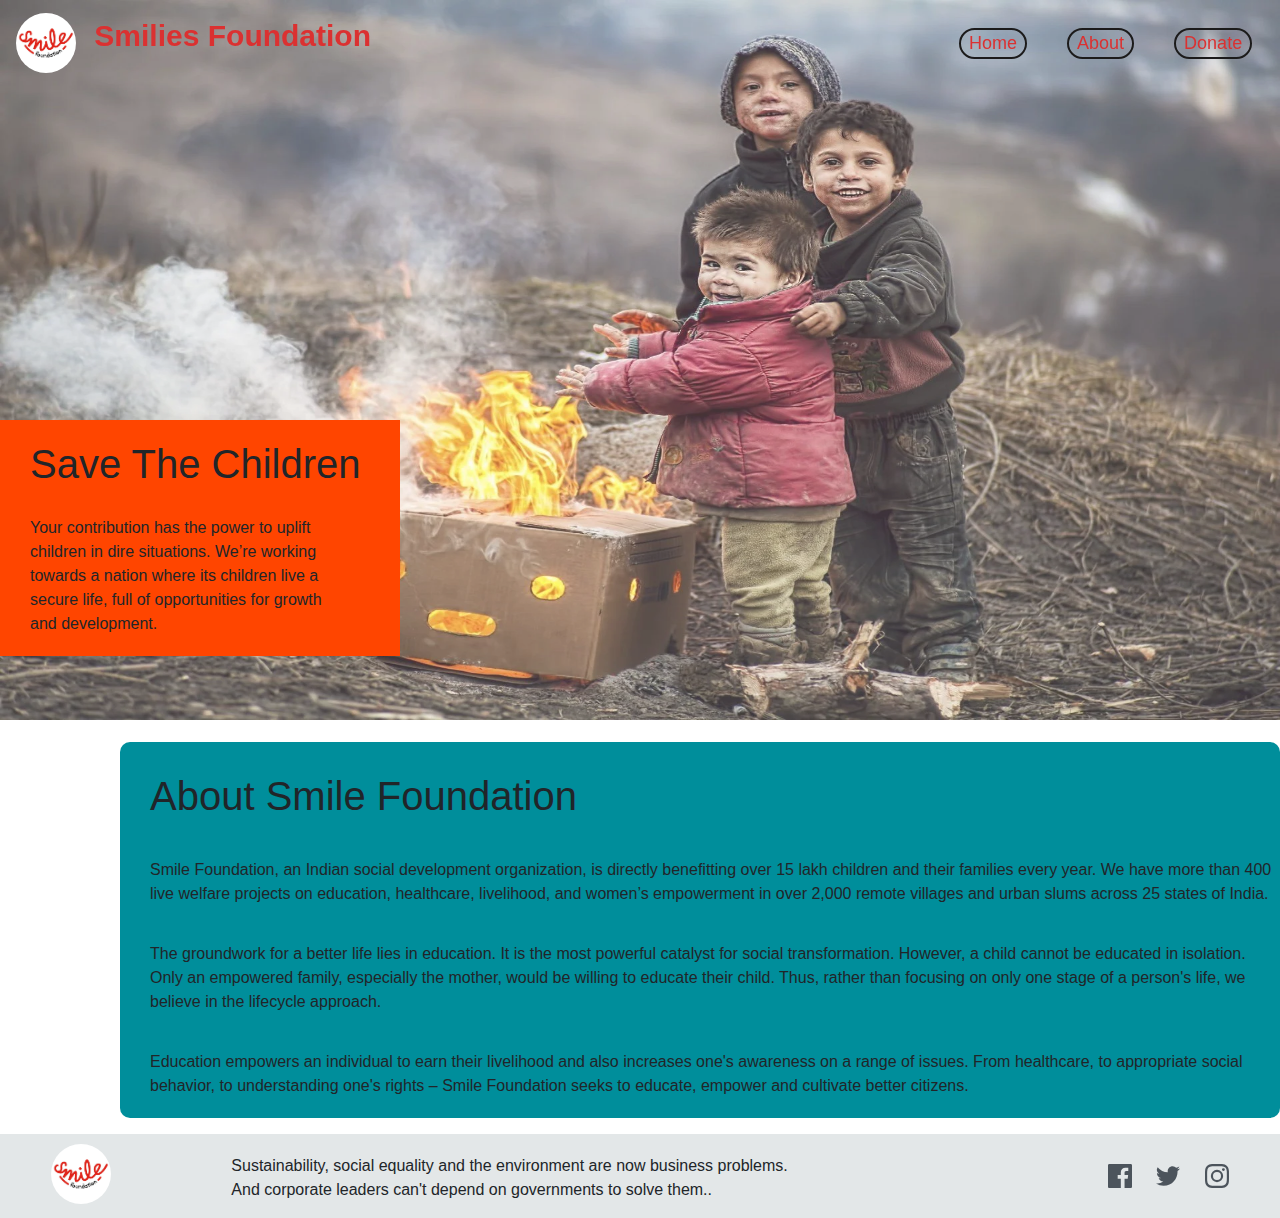
<file: index.html>
<!DOCTYPE html>
<html lang="en">

    <head>
    <meta charset="UTF-8">
    <meta http-equiv="X-UA-Compatible" content="IE=edge">
    <meta name="viewport" content="width=device-width, initial-scale=1.0">
    <title>HOME PAGE</title>
    <link rel="stylesheet" href="https://stackpath.bootstrapcdn.com/bootstrap/4.4.1/css/bootstrap.min.css"
        integrity="sha384-Vkoo8x4CGsO3+Hhxv8T/Q5PaXtkKtu6ug5TOeNV6gBiFeWPGFN9MuhOf23Q9Ifjh" crossorigin="anonymous">
    <link rel="stylesheet" href="style.css">
    </head>
    <body>
        <div class="section-1">
            <nav class="navbar navbar-expand-lg nav_css">
                <a class="navbar-brand" href="#">
                <img src="smile logo.jpg" width="60" height="60" class="d-inline-block align-top" alt="">
                <span class="change1">Smilies Foundation</span>
                </a>
                <button class="navbar-toggler" type="button" data-toggle="collapse" data-target="#navbarSupportedContent"
                aria-controls="navbarSupportedContent" aria-expanded="false" aria-label="Toggle navigation">
                <span class="navbar-toggler-icon hi"></span>
                </button>
                <div class="collapse navbar-collapse justify-content-center ok" id="navbarSupportedContent">
                <ul class="navbar-nav mr-auto">
                    <li class="nav-item active">
                    <a class="nav-link" href="index.html">Home <span class="sr-only">(current)</span></a>
                    </li>
                    <li class="nav-item">
                    <a class="nav-link" href="about.html">About</a>
                    </li>
                    <li class="nav-item">
                    <a class="nav-link" href="donate.html">Donate</a>
                    </li>
                    <li class="nav-item">
                    <a class="nav-link" href="gallery.html">Gallery</a>
                    </li>
                    <li class="nav-item">
                    <a class="nav-link" href="contact.html">Contact</a>
                    </li>
                </ul>
            
                </div>
            </nav>
            <div class="section_2">
                <img src="Main bg in home.jpg" alt="children img" id="mainbg">
                <div class="intro">
                    <h1>Save The Children</h1>
                    <p>Your contribution has the power to uplift children 
                        in dire situations. We’re working towards a nation 
                        where its children live a secure life, full of 
                        opportunities for growth and development.</p>
                </div>
            </div>
        </div>
        <div class="about">
            <h1>About Smile Foundation</h1>
            <p>Smile Foundation, an Indian social development organization, is directly benefitting over 15 lakh children and their families every year. We have more than 400 live welfare projects on education, healthcare, livelihood, and women’s empowerment in over 2,000 remote villages and urban slums across 25 states of India.</p>
            <p>The groundwork for a better life lies in education. It is the most powerful catalyst for social transformation. However, a child cannot be educated in isolation. Only an empowered family, especially the mother, would be willing to educate their child. Thus, rather than focusing on only one stage of a person's life, we believe in the lifecycle approach.</p>
            <p>Education empowers an individual to earn their livelihood and also increases one's awareness on a range of issues. From healthcare, to appropriate social behavior, to understanding one's rights – Smile Foundation seeks to educate, empower and cultivate better citizens.</p>
        </div>
        <footer>
            <img src="smile logo.jpg" width="60" height="60" class="d-inline-block align-top" alt="logo" id="lg">
            <p>Sustainability, social equality and the environment are now business problems. 
                <br>And corporate leaders can't depend on governments to solve them..</p>
            <div class="images">
                <a href="#"><img src="icon-facebook.svg" alt="facebook icon"></a>
                <a href="#"><img src="icon-twitter.svg" alt="twitter icon"></a>
                <a href="#"><img src="icon-instagram.svg" alt="insta icon"></a>
            </div>
          

    </body>
</html>
</file>
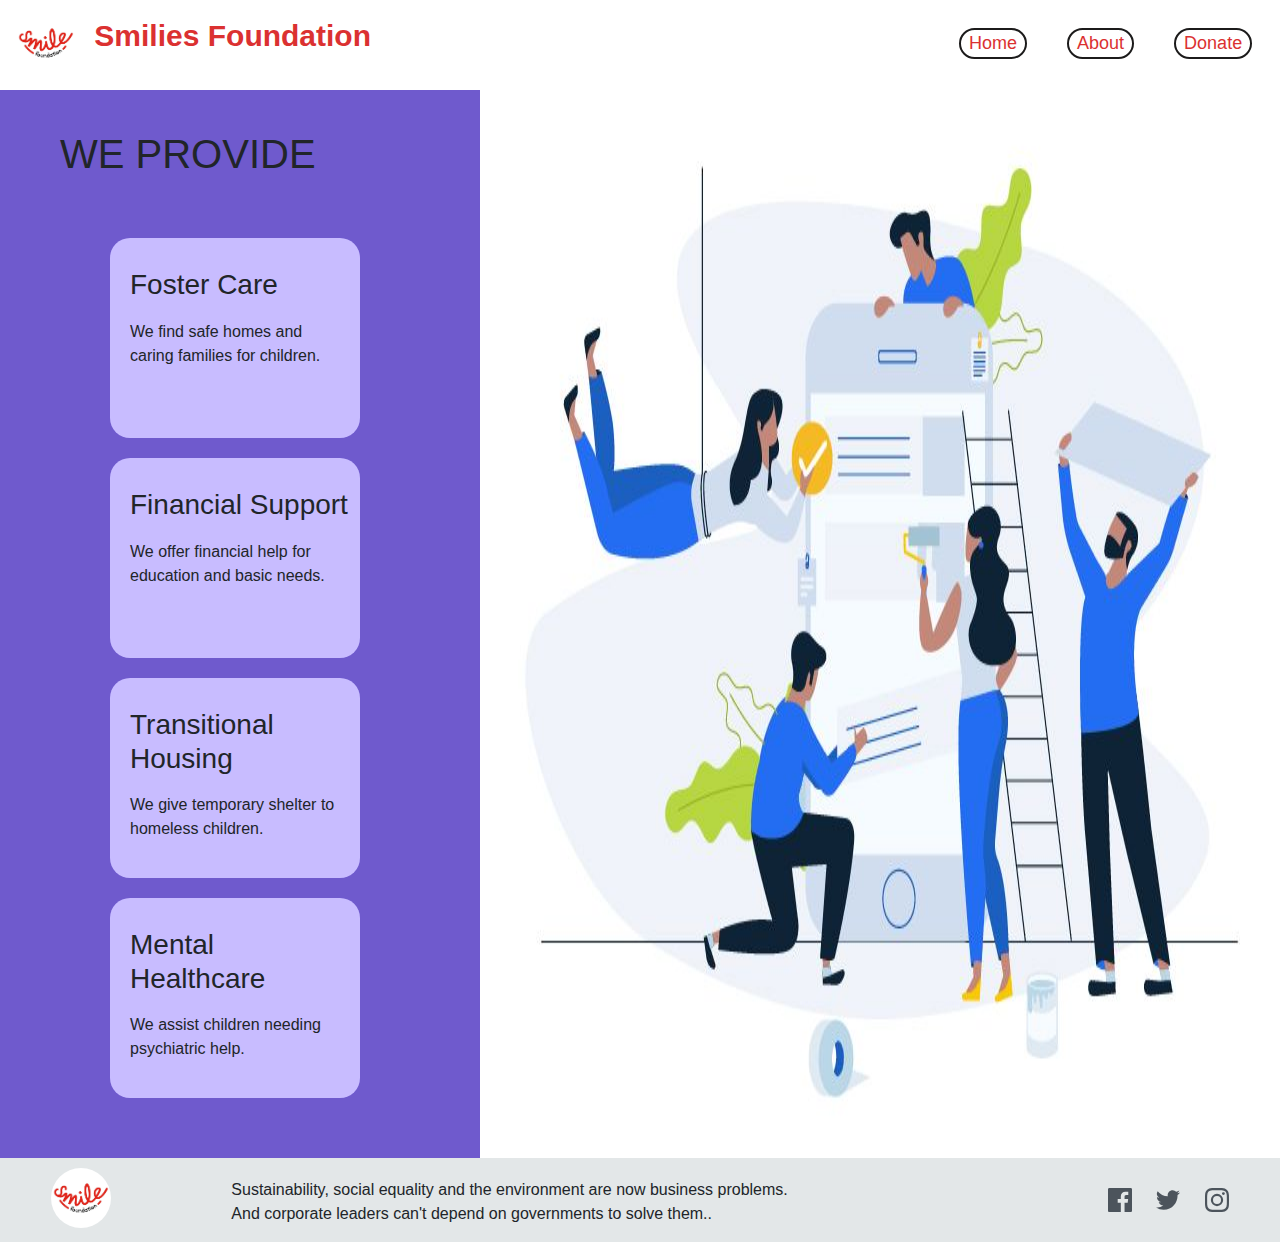
<file: about.html>
<!DOCTYPE html>
<html lang="en">

    <head>
    <meta charset="UTF-8">
    <meta http-equiv="X-UA-Compatible" content="IE=edge">
    <meta name="viewport" content="width=device-width, initial-scale=1.0">
    <title>ABOUT</title>
    <link rel="stylesheet" href="https://stackpath.bootstrapcdn.com/bootstrap/4.4.1/css/bootstrap.min.css"
    integrity="sha384-Vkoo8x4CGsO3+Hhxv8T/Q5PaXtkKtu6ug5TOeNV6gBiFeWPGFN9MuhOf23Q9Ifjh" crossorigin="anonymous">
    <link rel="stylesheet" href="style.css">
    <link rel="stylesheet" href="about.css">

    </head>
    <body>
        <nav class="navbar navbar-expand-lg nav_css">
            <a class="navbar-brand" href="#">
            <img src="smile logo.jpg" width="60" height="60" class="d-inline-block align-top" alt="">
            <span class="change1">Smilies Foundation</span>
            </a>
            <button class="navbar-toggler" type="button" data-toggle="collapse" data-target="#navbarSupportedContent"
            aria-controls="navbarSupportedContent" aria-expanded="false" aria-label="Toggle navigation">
            <span class="navbar-toggler-icon hi"></span>
            </button>
            <div class="collapse navbar-collapse justify-content-center ok" id="navbarSupportedContent">
            <ul class="navbar-nav mr-auto">
                <li class="nav-item active">
                    <a class="nav-link" href="index.html">Home <span class="sr-only">(current)</span></a>
                </li>
                <li class="nav-item">
                    <a class="nav-link" href="about.html">About</a>
                </li>
                <li class="nav-item">
                    <a class="nav-link" href="donate.html">Donate</a>
                </li>
                <li class="nav-item">
                    <a class="nav-link" href="gallery.html">Gallery</a>
                </li>
                <li class="nav-item">
                    <a class="nav-link" href="contact.html">Contact</a>
                </li>
            </ul>    
            </div>
        </nav>
        <div class="main-box">
            <div class="sections2">
                <h1>WE PROVIDE</h1>
                <div class="box-4">
                    <div class="box">
                        <h3>Foster Care</h3>
                        <p>We find safe homes and 
                            caring families for children.</p>
                    </div>
                    <div class="box">
                        <h3>Financial Support</h3>
                        <p>We offer financial help for 
                            education and basic needs.</p>
                    </div>
                    <div class="box">
                        <h3>Transitional Housing</h3>
                        <p>We give temporary shelter to 
                            homeless children.</p>
                    </div>
                    <div class="box">
                        <h3>Mental Healthcare</h3>
                        <p>We assist children needing 
                            psychiatric help.</p>
                    </div>
                </div>
            </div>
            <img src="About us img.jpg" alt="about" id="About-img">
        </div>
        <footer>
            <img src="smile logo.jpg" width="60" height="60" class="d-inline-block align-top" alt="logo" id="lg">
            <p>Sustainability, social equality and the environment are now business problems. 
                <br>And corporate leaders can't depend on governments to solve them..</p>
            <div class="images">
                <a href="#"><img src="icon-facebook.svg" alt="facebook icon"></a>
                <a href="#"><img src="icon-twitter.svg" alt="twitter icon"></a>
                <a href="#"><img src="icon-instagram.svg" alt="insta icon"></a>
            </div>
        </footer>
    </body>
</html>
</file>
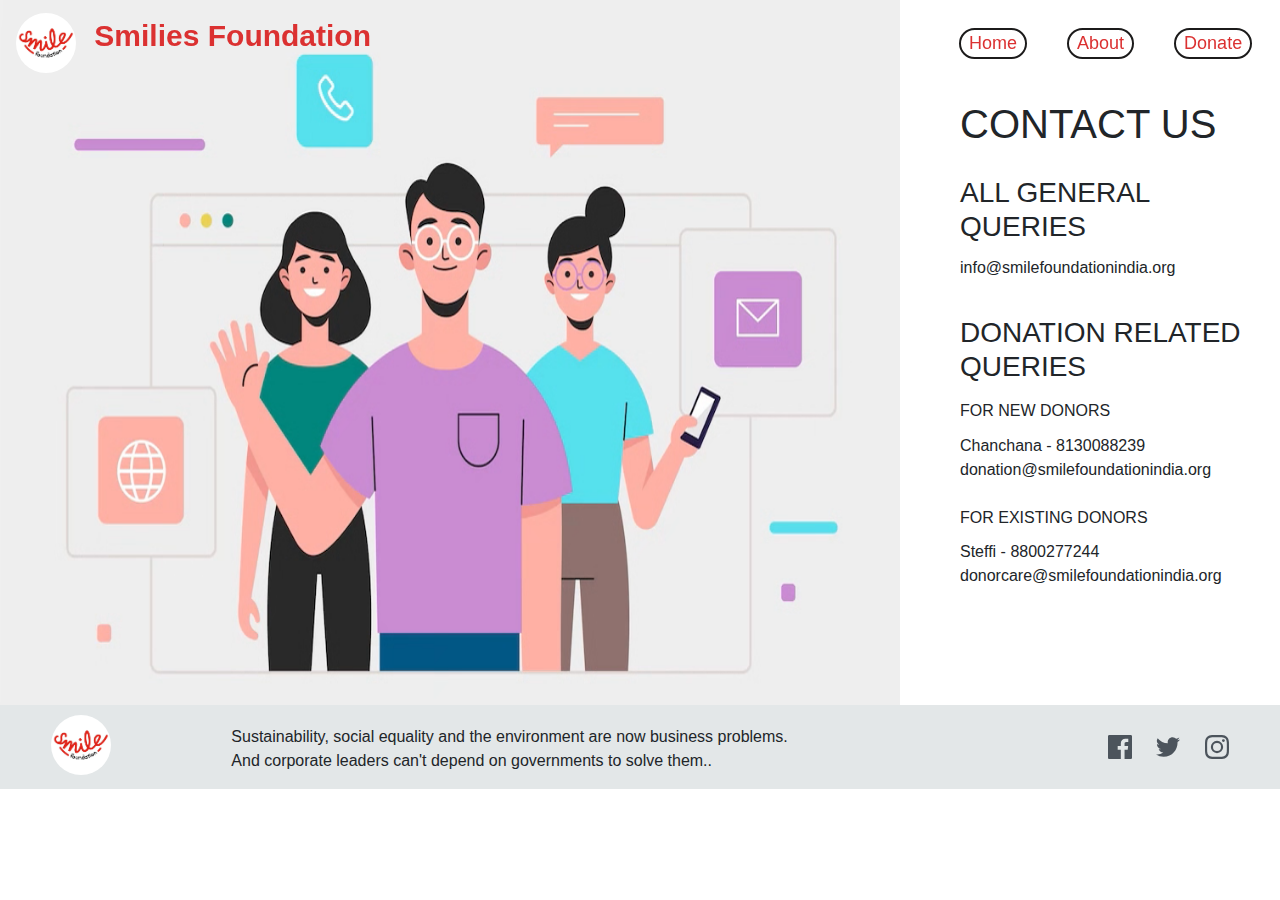
<file: contact.html>
<!DOCTYPE html>
<html lang="en">

    <head>
    <meta charset="UTF-8">
    <meta http-equiv="X-UA-Compatible" content="IE=edge">
    <meta name="viewport" content="width=device-width, initial-scale=1.0">
    <title>CONTACT</title>
    <link rel="stylesheet" href="https://stackpath.bootstrapcdn.com/bootstrap/4.4.1/css/bootstrap.min.css"
    integrity="sha384-Vkoo8x4CGsO3+Hhxv8T/Q5PaXtkKtu6ug5TOeNV6gBiFeWPGFN9MuhOf23Q9Ifjh" crossorigin="anonymous">
    <link rel="stylesheet" href="style.css">
    <link rel="stylesheet" href="contact.css">
    </head>
    <body>
        <nav class="navbar navbar-expand-lg nav_css">
            <a class="navbar-brand" href="#">
            <img src="smile logo.jpg" width="60" height="60" class="d-inline-block align-top" alt="">
            <span class="change1">Smilies Foundation</span>
            </a>
            <button class="navbar-toggler" type="button" data-toggle="collapse" data-target="#navbarSupportedContent"
            aria-controls="navbarSupportedContent" aria-expanded="false" aria-label="Toggle navigation">
            <span class="navbar-toggler-icon hi"></span>
            </button>
            <div class="collapse navbar-collapse justify-content-center ok" id="navbarSupportedContent">
            <ul class="navbar-nav mr-auto">
                <li class="nav-item active">
                    <a class="nav-link" href="index.html">Home <span class="sr-only">(current)</span></a>
                </li>
                <li class="nav-item">
                    <a class="nav-link" href="about.html">About</a>
                </li>
                <li class="nav-item">
                    <a class="nav-link" href="donate.html">Donate</a>
                </li>
                <li class="nav-item">
                    <a class="nav-link" href="gallery.html">Gallery</a>
                </li>
                <li class="nav-item">
                    <a class="nav-link" href="contact.html">Contact</a>
                </li>
            </ul>    
            </div>
        </nav>
        <div class="main-box">
            <img src="contact-us.png" alt="">
            <div class="contact">
                <h1>CONTACT US</h1>
                <h3>ALL GENERAL QUERIES</h3>
                <p>info@smilefoundationindia.org</p>
                <h3>DONATION RELATED QUERIES</h3>
                <h6>FOR NEW DONORS</h6>
                <p>Chanchana - 8130088239<br>
                donation@smilefoundationindia.org</p>
                <h6>FOR EXISTING DONORS</h6>
                <p>Steffi - 8800277244<br>
                donorcare@smilefoundationindia.org</p>

            </div>

        </div>
    </body>
    <footer>
        <img src="smile logo.jpg" width="60" height="60" class="d-inline-block align-top" alt="logo" id="lg">
        <p>Sustainability, social equality and the environment are now business problems. 
            <br>And corporate leaders can't depend on governments to solve them..</p>
        <div class="images">
            <a href="#"><img src="icon-facebook.svg" alt="facebook icon"></a>
            <a href="#"><img src="icon-twitter.svg" alt="twitter icon"></a>
            <a href="#"><img src="icon-instagram.svg" alt="insta icon"></a>
        </div>
    </footer>
</html>
</file>
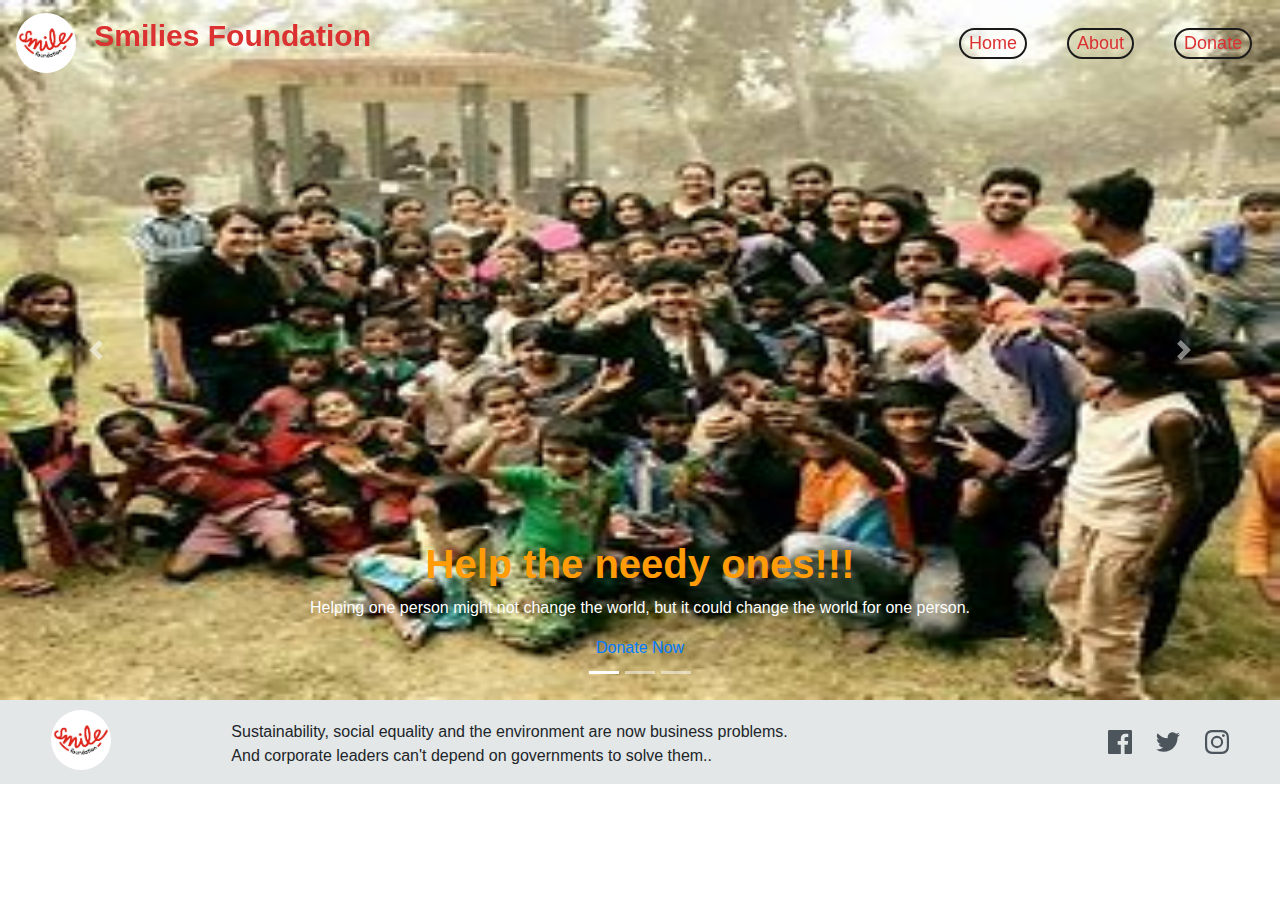
<file: gallery.html>
<!DOCTYPE html>
<html lang="en">

    <head>
    <meta charset="UTF-8">
    <meta http-equiv="X-UA-Compatible" content="IE=edge">
    <meta name="viewport" content="width=device-width, initial-scale=1.0">
    <title>GALLERY</title>
    <link rel="stylesheet" href="https://stackpath.bootstrapcdn.com/bootstrap/4.4.1/css/bootstrap.min.css"
    integrity="sha384-Vkoo8x4CGsO3+Hhxv8T/Q5PaXtkKtu6ug5TOeNV6gBiFeWPGFN9MuhOf23Q9Ifjh" crossorigin="anonymous">
    <link rel="stylesheet" href="style.css">
    <link rel="stylesheet" href="about.css">

    </head>
    <body>
        <nav class="navbar navbar-expand-lg nav_css">
            <a class="navbar-brand" href="#">
            <img src="smile logo.jpg" width="60" height="60" class="d-inline-block align-top" alt="">
            <span class="change1">Smilies Foundation</span>
            </a>
            <button class="navbar-toggler" type="button" data-toggle="collapse" data-target="#navbarSupportedContent"
            aria-controls="navbarSupportedContent" aria-expanded="false" aria-label="Toggle navigation">
            <span class="navbar-toggler-icon hi"></span>
            </button>
            <div class="collapse navbar-collapse justify-content-center ok" id="navbarSupportedContent">
            <ul class="navbar-nav mr-auto">
                <li class="nav-item active">
                    <a class="nav-link" href="index.html">Home <span class="sr-only">(current)</span></a>
                </li>
                <li class="nav-item">
                    <a class="nav-link" href="about.html">About</a>
                </li>
                <li class="nav-item">
                    <a class="nav-link" href="donate.html">Donate</a>
                </li>
                <li class="nav-item">
                    <a class="nav-link" href="gallery.html">Gallery</a>
                </li>
                <li class="nav-item">
                    <a class="nav-link" href="contact.html">Contact</a>
                </li>
            </ul>    
            </div>
        </nav>
        <div class="main">
        <div id="carouselExampleCaptions" class="carousel slide" data-ride="carousel">
            <ol class="carousel-indicators">
              <li data-target="#carouselExampleCaptions" data-slide-to="0" class="active"></li>
              <li data-target="#carouselExampleCaptions" data-slide-to="1"></li>
              <li data-target="#carouselExampleCaptions" data-slide-to="2"></li>
            </ol>
            <div class="carousel-inner">
              <div class="carousel-item active">
                <img src="NGO PIC-1.jpg" class="d-block w-100" alt="First slide" height="700px" width="auto" style="border-radius: 0%;">
                <div class="carousel-caption d-none d-md-block">
                  <h1 style="color:rgb(255, 156, 7);font-weight: bolder;">Help the needy ones!!!</h1>
                  <p>Helping one person might not change the world, but it could change the world for one person.</p>
        
                  <span><a href="donate.html">Donate Now</a></span>
        
        
                </div>
              </div>
              <div class="carousel-item">
                <img src="NGO-2.jpg" class="d-block w-100" alt="..." height="700px" width="auto" style="border-radius: 0%;">
                <div class="carousel-caption d-none d-md-block">
                  <h1 style="color: rgb(255, 156, 7);font-weight: bolder;">"HELPING IS THE GREATEST ACT OF GRACE!!"</h1>
                  <p>Together we have the power to save lives and move from
                    "HUNGER" to "HOPE"</p>
                  <span><a href="donate.html">Donate Now</a></span>
        
                </div>
              </div>
              <div class="carousel-item">
                <img
                <img src="NGO-3.jpg" class="d-block w-100" alt="Second slide" height="700px" width="auto" style="border-radius: 0%;">
                <div class="carousel-caption d-none d-md-block">
                  <h1 style="color:rgb(255, 156, 7);font-weight: bolder;">"Rise by helping poor people!!!"</h1>
                  <p>Your little support will helps us a lot.</p>
                  <span><a href="donate.html">Donate Now</a></span>
        
                </div>
              </div>
            </div>
            <a class="carousel-control-prev" href="#carouselExampleCaptions" role="button" data-slide="prev">
              <span class="carousel-control-prev-icon" aria-hidden="true"></span>
              <span class="sr-only">Previous</span>
            </a>
            <a class="carousel-control-next" href="#carouselExampleCaptions" role="button" data-slide="next">
              <span class="carousel-control-next-icon" aria-hidden="true"></span>
              <span class="sr-only">Next</span>
            </a>
          </div>
          <script src="https://code.jquery.com/jquery-3.4.1.slim.min.js"
            integrity="sha384-J6qa4849blE2+poT4WnyKhv5vZF5SrPo0iEjwBvKU7imGFAV0wwj1yYfoRSJoZ+n"
            crossorigin="anonymous"></script>
          <script src="https://cdn.jsdelivr.net/npm/popper.js@1.16.0/dist/umd/popper.min.js"
            integrity="sha384-Q6E9RHvbIyZFJoft+2mJbHaEWldlvI9IOYy5n3zV9zzTtmI3UksdQRVvoxMfooAo"
            crossorigin="anonymous"></script>
          <script src="https://stackpath.bootstrapcdn.com/bootstrap/4.4.1/js/bootstrap.min.js"
            integrity="sha384-wfSDF2E50Y2D1uUdj0O3uMBJnjuUD4Ih7YwaYd1iqfktj0Uod8GCExl3Og8ifwB6"
            crossorigin="anonymous"></script>
        </div>
        <footer>
            <img src="smile logo.jpg" width="60" height="60" class="d-inline-block align-top" alt="logo" id="lg">
            <p>Sustainability, social equality and the environment are now business problems. 
                <br>And corporate leaders can't depend on governments to solve them..</p>
            <div class="images">
                <a href="#"><img src="icon-facebook.svg" alt="facebook icon"></a>
                <a href="#"><img src="icon-twitter.svg" alt="twitter icon"></a>
                <a href="#"><img src="icon-instagram.svg" alt="insta icon"></a>
            </div>
        </footer>
    </body>
</html>
</file>
<file: style.css>
.nav_css{
    position: fixed;
    top: 0;
    right: 0;
    left: 0;
    z-index: 1030;
}
.nav_css a{
    color: white;
    font-size:30px;
    
}
img{
    border-radius: 40px;
    vertical-align: middle;
}
.change1{
    margin-top: 30px;
    padding-left: 10px;
    color: rgb(219, 49, 49);
    font-weight: 700;
}
.navbar-brand{
    align-items: center;}
.ok a{
    color: rgb(219, 49, 49);
    font-size: 18px;
    border: 2px solid rgb(28, 27, 27);
    border-radius: 20px;
    padding: 0px 12px;
}
.ok a:hover{
    color: black;
    background: white;
}
.ok .nav-item{
    margin-left: 22px;
    margin-right: 18px;
}
.nav_css .ok{
    padding-left: 550px;
}
#mainbg{
    border-radius: 0%;
    width: 100%;
    height: 80vh;
    opacity: 0.8;
    position: relative;
    z-index: 1;
}
.intro p{
    padding-top: 20px;
    padding-bottom: 20px;
    max-width: 320px;
}
.intro h1{
    padding-top: 20px;
}
.intro{
    background-color: orangered;
    max-width: 400px;
    padding-left: 30px;
    position: relative;
    z-index: 2;
    top:-300px;
}
.about{
    margin-top: -230px;
    max-width: 1220px;
    margin-left: 120px;
    background-color: #008E9B;
    border-radius: 10px;
}
.about p{
    padding-bottom: 20px;
    padding-left: 30px;
}
.about h1{
    padding-bottom: 30px;
    padding-top: 30px;
    padding-left: 30px;
}
footer{
    display: flex;
    justify-content: center;
    background-color:  hsl(195, 8%, 90%);
}
footer p{
    padding-left: 120px;
    padding-top: 20px;
}
.images img{
    border-radius: 0%;
    margin-top: 30px;
    padding-left: 20px;
}
.images{
    padding-left: 300px;
}
.images a:hover{
    opacity: 0.8;
}
footer #lg{
    margin-top: 10px;
}
</file>
<file: about.css>
.nav_css{
    position: absolute;
}
.main-box{
    background-color: #6f5acd;
    margin-top: 90px;
    display: flex;
    justify-content: baseline;
}
.sections2{
    padding-top: 40px;
}
.sections2 h1{
    padding-left: 60px;
}
.box-4{
    margin-left: 90px;
    margin-top: 40px;
    display: flex;
    flex-wrap: wrap;
    max-width: 600px;
    margin-bottom: 60px;
}
.box{
    background-color: #c8bcff;
    border-radius: 20px;
    margin-top: 20px;
    margin-left: 20px;
    height: 200px;
    width: 250px;
    
}
.box h3{
    padding-top: 30px;
    padding-left: 20px;
    padding-right: 10px;
}
.box p{
    padding-top: 10px;
    padding-left: 20px;
    padding-right: 20px;
}
#About-img{
    border-radius: 0%;
    margin-left: 30px;
}
</file>
<file: contact.css>
.main-box{
    display: flex;
    justify-content: baseline;
}
.main-box img{
    border-radius: 0%;
    width: 900px;
    height: 705px;
}
.contact{
    margin-top: 100px;
    margin-left: 60px;
}
.contact h3{
    padding-top: 20px;
}
.contact p{
    padding-top: 5px;
}
.contact h6{
    padding-top: 10px;
}
</file>
